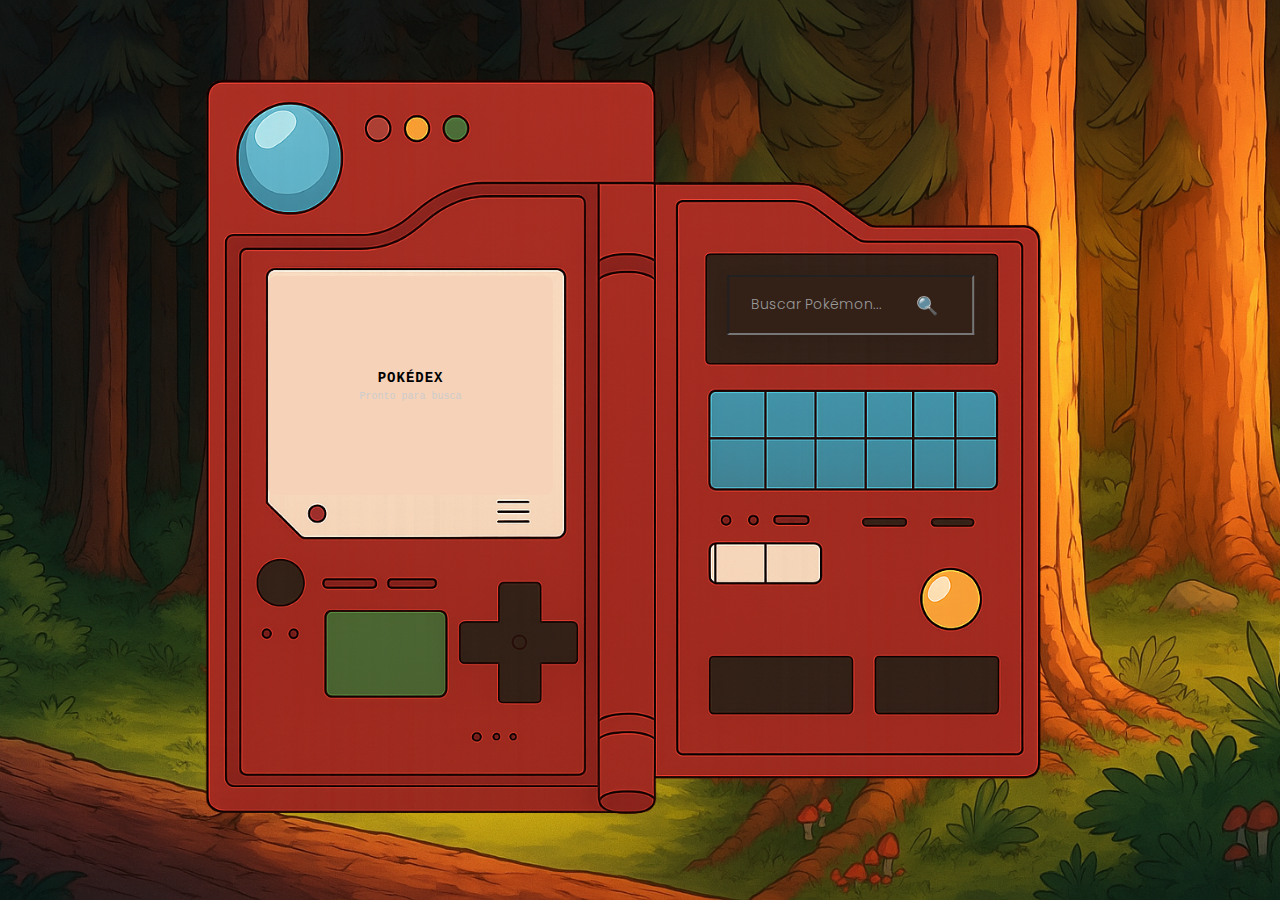
<file: frontend/src/app/index.html>
<!DOCTYPE html>
<html lang="pt">
<head>
    <meta charset="UTF-8">
    <meta name="viewport" content="width=device-width, initial-scale=1.0">
    <link rel="preconnect" href="https://fonts.googleapis.com">
    <link rel="preconnect" href="https://fonts.gstatic.com" crossorigin>
    <link href="https://fonts.googleapis.com/css2?family=Poppins:wght@300;400;500;600&display=swap" rel="stylesheet">
    <link rel="stylesheet" href="../assets/styles/global.css">
    <link rel="icon" href="../assets/images/icon.png" type="image/svg+xml">
    <title>Pokédex</title>
</head>
<body>
    <div class="container">
        <div class="pokedex-container">
            <img src="../assets/images/pokedex.png" alt="pokedex" class="pokedex-image">
            
            <div class="search-area">
                <div class="search-container">
                    <div class="search-input-container">
                        <input type="text" id="pokemonName" placeholder="Buscar Pokémon..." class="search-input">
                        <button onclick="buscarPokemon()" class="search-button">🔍</button>
                    </div>
                </div>
            </div>
            
            <div class="pokedex-screen">
                <div id="pokemonDisplay" class="pokemon-display">
                    <div class="welcome-message">
                        <h3>POKÉDEX</h3>
                        <p>Pronto para busca</p>
                    </div>
                </div>
                
                <div id="loading" class="loading" style="display: none;">
                    <div class="spinner"></div>
                    <p>Buscando...</p>
                </div>
            </div>
        </div>
    </div>

    <script src="./main.js"></script>
</body>
</html>
</file>
<file: frontend/src/assets/styles/global.css>
* {
    margin: 0;
    padding: 0;
    box-sizing: border-box;
}

body {
    font-family: 'Poppins', 'Roboto', sans-serif;
    background-image: url('../images/floresta.png');
    background-size: cover;
    background-position: center;
    background-repeat: no-repeat;
    background-attachment: fixed;
    min-height: 100vh;
    display: flex;
    justify-content: center;
    align-items: center;
    padding: 20px;
}

.pokedex-container {
    position: relative;
    display: flex;
    justify-content: center;
    align-items: center;
}

.pokedex-image {
    max-width: 100%;
    height: auto;
    border-radius: 15px;
}

.pokedex-screen {
    position: absolute;
    top: 29%;
    left: 20%;
    width: 23%;
    height: 26.5%;
    background: #f6d2b8;
    border-radius: 8px;
    padding: 15px;
    display: flex;
    flex-direction: column;
    justify-content: space-between;
    z-index: 5;
    backdrop-filter: blur(5px);
}
/* Campo de busca */
.search-area {
    position: absolute;
    top: 25%;
    left: 67%;
    transform: translateX(-50%);
    z-index: 10;
    width: 24%;
    height: 15%;
}

.search-container {
    display: flex;
    flex-direction: column;
    padding: 25px;
    height: 100%;
    justify-content: center;
    gap: 20px;
}

.search-input {
    width: 100%;
    padding: 18px 55px 18px 22px;
    background: #332118;
    color: #fff;
    font-family: 'Poppins', sans-serif;
    font-weight: 400;
    outline: none;
    box-shadow: 0 4px 15px rgba(0, 0, 0, 0.1);
    transition: all 0.3s ease;
    position: relative;
}

.search-input::placeholder {
    color: #999;
    font-size: 14px;
    font-weight: 300;
}

.search-input:focus {
    box-shadow: 0 0 25px rgba(255, 165, 0, 0.4), 0 4px 20px rgba(0, 0, 0, 0.15);
    transform: translateY(-2px);
    background: #ffffff;
    color: #000;
}

.search-button {
    position: absolute;
    right: 25px;
    top: 50%;
    transform: translateY(-50%);
    padding: 12px;
    background: transparent;
    color: #666;
    border: none;
    border-radius: 50%;
    cursor: pointer;
    font-size: 18px;
    transition: all 0.3s ease;
    width: 45px;
    height: 45px;
    display: flex;
    align-items: center;
    justify-content: center;
    box-shadow: none;
}

.search-button:hover {
    transform: translateY(-50%) scale(1.05);
}

.search-button:active {
    transform: translateY(-50%) scale(1.15);
}

.search-input-container {
    position: relative;
    width: 100%;
}

.pokemon-display {
    flex: 1;
    display: flex;
    flex-direction: column;
    justify-content: center;
    align-items: center;
    color: #fff;
    text-align: center;
    height: 100%;
}

.welcome-message h3 {
    color: black;
    margin-bottom: 5px;
    font-size: 14px;
    font-family: 'Courier New', monospace;
    text-transform: uppercase;
    letter-spacing: 1px;
}

.welcome-message p {
    color: #ccc;
    font-size: 10px;
    font-family: 'Courier New', monospace;
}

/* Informações do Pokémon */
.pokemon-info {
    display: flex;
    flex-direction: column;
    align-items: center;
    height: 100%;
    justify-content: flex-start;
    gap: 8px;
}

.pokemon-info h3 {
    color: black;
    margin: 0;
    font-size: 16px;
    text-transform: uppercase;
    font-family: 'Courier New', monospace;
    letter-spacing: 1px;
}

.pokemon-id {
    color: black;
    font-weight: bold;
    margin: 5px 0;
    font-size: 12px;
    font-family: 'Courier New', monospace;
}

.pokemon-image-container {
    display: flex;
    justify-content: center;
    align-items: center;
    flex: 1;
    width: 100%;
    min-height: 150px;
}

.pokemon-image {
    width: auto !important;
    height: auto !important;
    max-width: 280px !important;
    max-height: 280px !important;
    min-width: 60% !important;
    min-height: 120px !important;
    image-rendering: pixelated;
    filter: brightness(1.1) contrast(1.1);
    object-fit: contain;
}

.error-message h3 {
    color: #ff4444;
    margin-bottom: 8px;
    font-size: 16px;
}

.error-message p {
    color: #ffcccc;
    font-size: 12px;
    margin-bottom: 5px;
}

.error-tip {
    color: #999 !important;
    font-style: italic;
}

.loading {
    display: flex;
    flex-direction: column;
    justify-content: center;
    align-items: center;
    color: #fff;
    height: 100%;
}

.spinner {
    border: 3px solid rgba(255, 255, 255, 0.3);
    border-top: 3px solid #00ff00;
    border-radius: 50%;
    width: 30px;
    height: 30px;
    animation: spin 1s linear infinite;
    margin-bottom: 10px;
}

@keyframes spin {
    0% { transform: rotate(0deg); }
    100% { transform: rotate(360deg); }
}

.loading p {
    font-size: 12px;
    color: #ccc;
}

@media (max-width: 768px) {
    body {
        padding: 10px;
    }
    
    .container {
        padding: 20px;
        margin: 10px;
    }
    
    .pokedex-screen {
        width: 200px;
        height: 160px;
        padding: 10px;
        top: 30%;
        left: 16%;
    }
    
    .search-area {
        top: 8%;
        width: 40%;
        height: 35%;
    }
    
    .search-container {
        padding: 20px;
        gap: 15px;
        border-radius: 18px;
    }
    
    .search-input {
        font-size: 14px;
        padding: 15px 50px 15px 18px;
    }
    
    .search-button {
        width: 38px;
        height: 38px;
        font-size: 16px;
        right: 20px;
    }
    
    .pokemon-info h3 {
        font-size: 12px;
    }
    
    .pokemon-id {
        font-size: 10px;
    }
    
    .pokemon-image {
        max-width: 180px;
        max-height: 180px;
    }
}

@media (max-width: 480px) {
    .pokedex-screen {
        width: 170px;
        height: 130px;
        padding: 8px;
        top: 32%;
        left: 15%;
    }
    
    .search-area {
        width: 50%;
        height: 30%;
    }
    
    .search-container {
        padding: 18px;
        gap: 12px;
        border-radius: 16px;
    }
    
    .search-input {
        font-size: 13px;
        padding: 12px 45px 12px 16px;
    }
    
    .search-button {
        width: 35px;
        height: 35px;
        font-size: 14px;
        right: 18px;
    }
    
    .pokemon-info h3 {
        font-size: 10px;
    }
    
    .pokemon-id {
        font-size: 9px;
    }
    
    .pokemon-image {
        max-width: 140px;
        max-height: 140px;
    }
}
</file>
